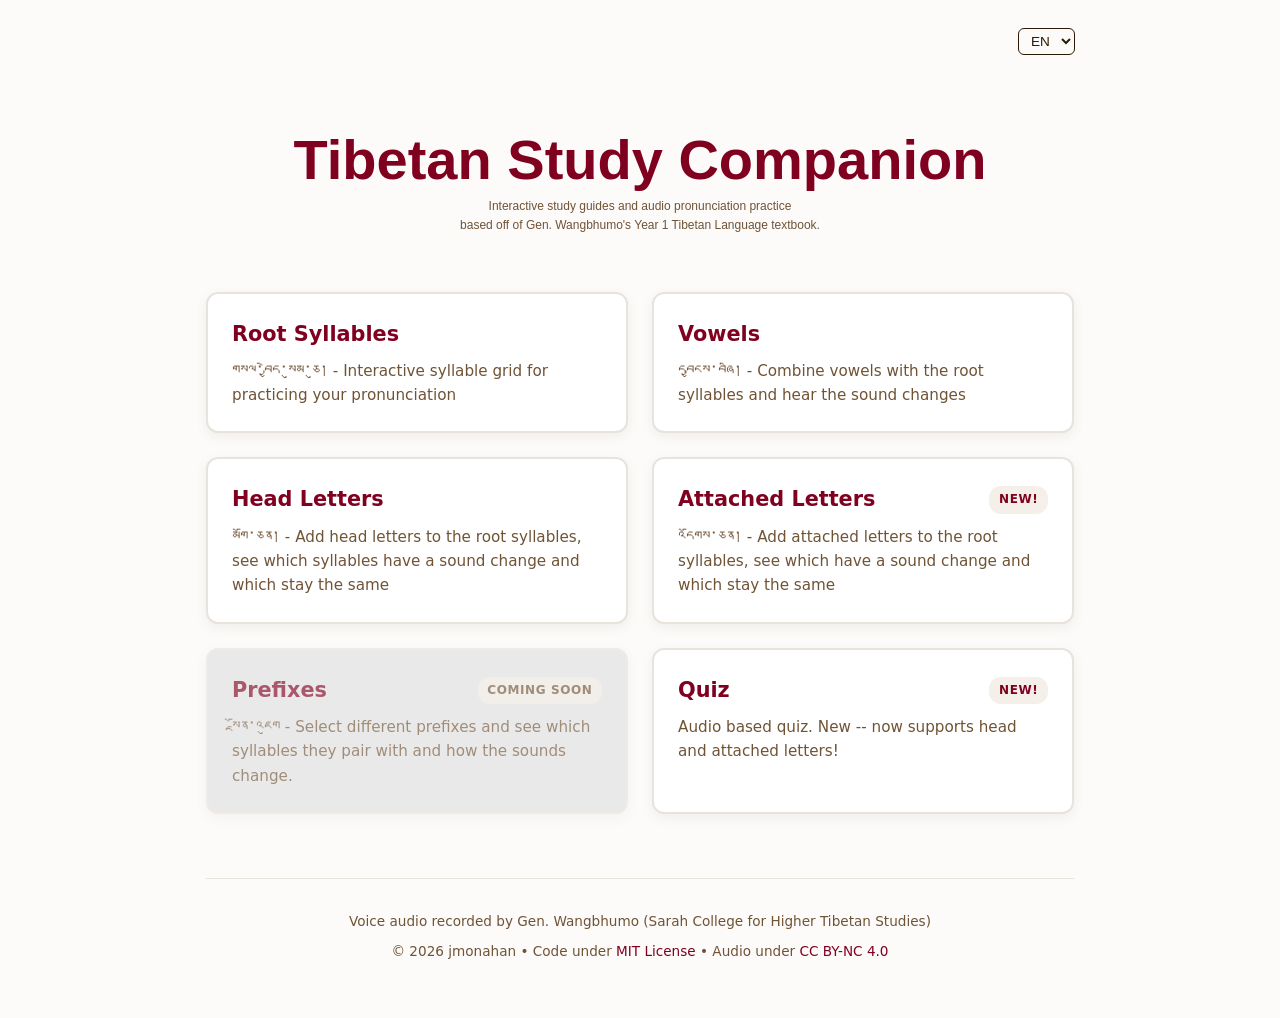
<file: index.html>
<!DOCTYPE html>
<html lang="en">
<head>
  <meta charset="UTF-8">
  <meta name="viewport" content="width=device-width, initial-scale=1.0">
  <title>Tibetan Language Study Companion</title>
  <link rel="stylesheet" href="css/all.css">
  <script type="module" src="js/shared-layout.js"></script>
</head>
<body>

  <site-nav homepage></site-nav>

  <div class="container">
    <header>
      <h1 id="homeTitle">Tibetan Study Companion</h1>
      <p class="subtitle" id="homeSubtitleText">Interactive study guides and audio pronunciation practice<br>based off of Gen. Wangbhumo's Year 1 Tibetan Language textbook.</p>
    </header>

    <main class="module-grid">

      <a href="syllables.html" class="module-card">
        <div>
          <div class="module-title">
            <span id="card1Title">Root Syllables</span>
            <!-- <span class="badge badge-available" id="badge1"></span> -->
          </div>
          <p class="module-description">
            གསལ་བྱེད་སུམ་ཅུ། - <span id="card1Desc"></span>
          </p>
        </div>
      </a>

      <a href="vowels.html" class="module-card">
        <div>
          <div class="module-title">
            <span id="card2Title">Vowels</span>
          </div>
          <p class="module-description">
            དབྱངས་བཞི། - <span id="card2Desc"></span>
          </p>
        </div>
      </a>
	  
      <a href="headletters.html" class="module-card">
        <div>
          <div class="module-title">
            <span id="card3Title">Head Letters</span>
            <!-- <span class="badge badge-available" id="badge3">New!</span> -->
          </div>
          <p class="module-description">
            མགོ་ཅན། - <span id="headLettersDesc"></span>
          </p>
        </div>
      </a>
	  
      <!-- Attached Letters Module Placeholder -->
      <a href="attachedletters.html" class="module-card">
        <div>
          <div class="module-title">
            <span id="attachedCardTitle"></span>
            <span class="badge badge-available" id="attachedBadge">New!</span>
          </div>
          <p class="module-description">
            འདོགས་ཅན། - <span id="attachedLettersDesc"></span>
          </p>
        </div>
      </a>
	  
      <!-- Prefixes Module Placeholder -->
      <a href="#" class="module-card disabled-card">
        <div>
          <div class="module-title">
            <span id="prefixesCardTitle"></span>
            <span class="badge badge-coming-soon" id="prefixesBadge">Coming Soon</span>
          </div>
          <p class="module-description">
             སྔོན་འཇུག - <span id="prefixesDesc"></span>
          </p>
        </div>
      </a>
	  


      <!-- Quiz Module -->
      <a href="quiz.html" class="module-card">
        <div>
          <div class="module-title">
            <span id="card4Title">Quiz</span>
            <span class="badge badge-available" id="badge4">New!</span>
          </div>
          <p class="module-description">
            <span id="card4Desc">Audio based quiz. New -- now supports head and attached letters!</span>
          </p>
        </div>
      </a>
    </main>

    <site-footer></site-footer>
  </div>

  <script type="module">
    import { t } from './js/i18n.js';

    // Apply translations to index page text elements
    document.getElementById('homeTitle').textContent = t('siteTitle');
    document.getElementById('homeSubtitleText').innerHTML = t('homeSubtitle');
    
    document.getElementById('card1Title').textContent = t('rootSyllables');
    document.getElementById('card1Desc').textContent = t('rootSyllablesDesc');

    document.getElementById('card2Title').textContent = t('vowelsTitle');
    // document.getElementById('badge2').textContent = t('badgeNew');
    document.getElementById('card2Desc').textContent = t('vowelsDesc');

    document.getElementById('card3Title').textContent = t('headLettersTitle');
    // document.getElementById('badge3').textContent = t('badgeNew');
    document.getElementById('headLettersDesc').textContent = t('headLettersDesc');

    document.getElementById('attachedCardTitle').textContent = t('attachedLettersTitle');
    document.getElementById('attachedBadge').textContent = t('badgeNew');
    document.getElementById('attachedLettersDesc').textContent = t('attachedLettersDesc');	
	
    document.getElementById('prefixesCardTitle').textContent = t('prefixesTitle');
    document.getElementById('prefixesBadge').textContent = t('badgeComingSoon');
    document.getElementById('prefixesDesc').textContent = t('prefixesDesc');	
	
	
	
	

    document.getElementById('card4Title').textContent = t('quizTitle');
    document.getElementById('badge4').textContent = t('badgeNew');
    document.getElementById('card4Desc').textContent = t('quizDesc');
  </script>

</body>
</html>
</file>
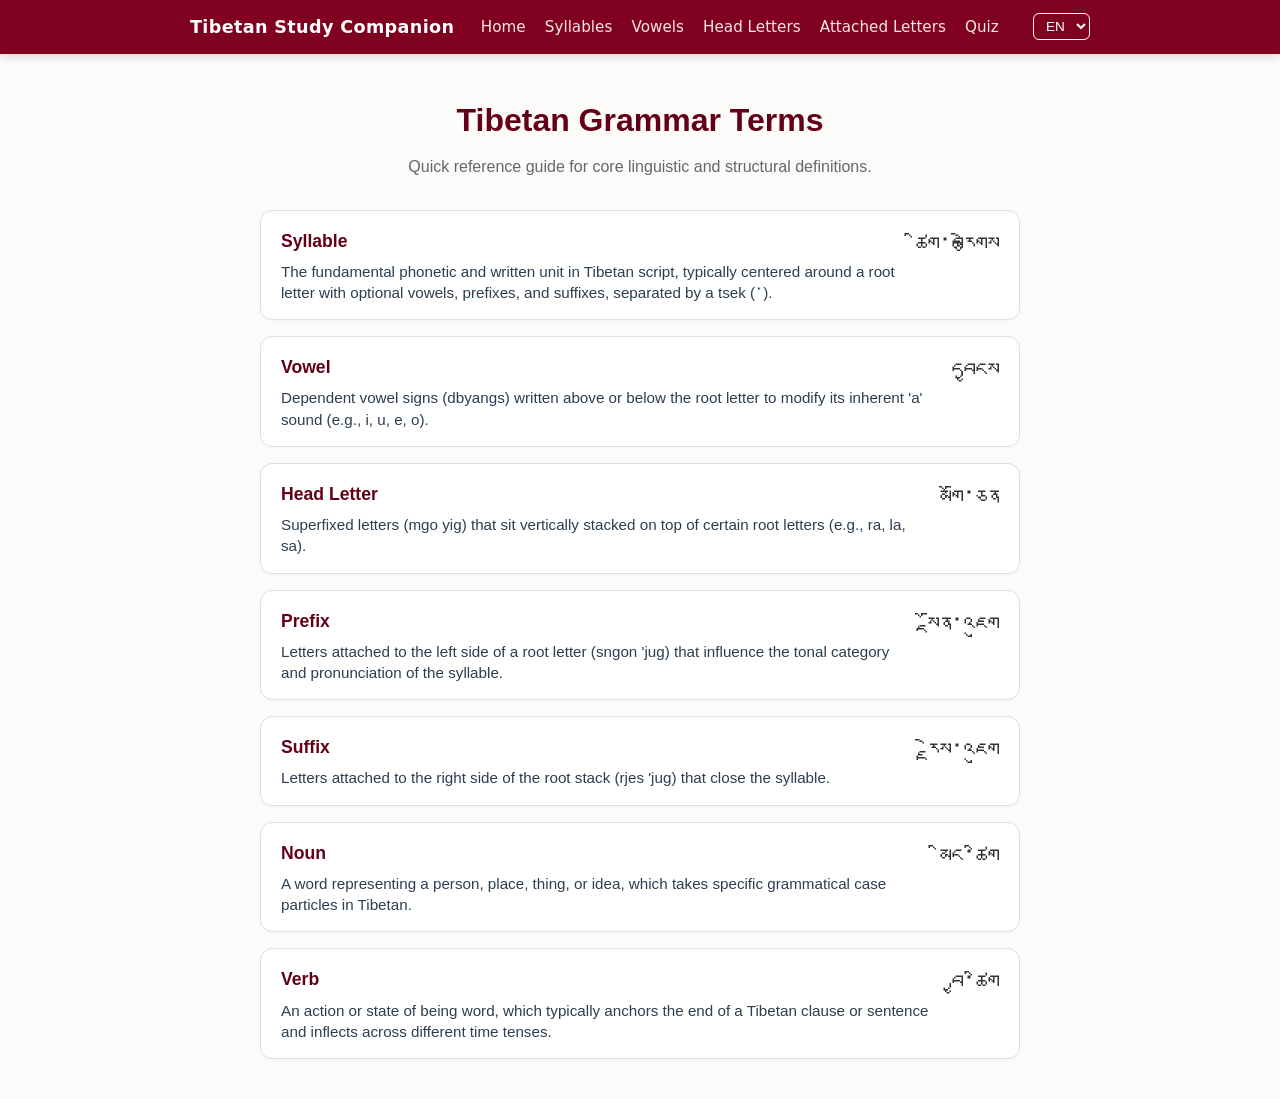
<file: grammar.html>
<!DOCTYPE html>
<html lang="en">
<head>
    <meta charset="UTF-8">
    <meta name="viewport" content="width=device-width, initial-scale=1.0">
    <title>Tibetan Grammar Terms</title>
    <!-- Single master stylesheet link using your new architecture -->
	<link rel="stylesheet" href="css/all.css">
    <script type="module" src="js/shared-layout.js"></script>
	<script type="module" src="js/syllables_data.js"></script>
    <style>
        .glossary-container {
            max-width: 800px;
            margin: 40px auto;
            padding: 0 20px;
        }
        .glossary-header {
            text-align: center;
            margin-bottom: 30px;
        }
        .glossary-header h1 {
            color: #630018;
            font-size: 2rem;
            margin-bottom: 8px;
        }
        .glossary-header p {
            color: var(--text-muted, #666666);
        }
        .term-card {
            background-color: #ffffff;
            border: 1px solid #e2ded9;
            border-radius: 12px;
            padding: 16px 20px;
            margin-bottom: 16px;
            box-shadow: 0 2px 4px rgba(0,0,0,0.02);
            display: flex;
            justify-content: space-between;
            align-items: flex-start;
            gap: 20px;
        }
        .term-info {
            flex: 1;
        }
        .term-title {
            font-size: 1.1rem;
            font-weight: 700;
            color: #630018;
            margin-bottom: 6px;
        }
        .term-definition {
            font-size: 0.95rem;
            color: var(--text-dark, #333333);
            line-height: 1.4;
        }
        .term-tibetan {
            font-size: 1.5rem;
            color: #333333;
            text-align: right;
            white-space: nowrap;
        }
    </style>
</head>
<body>
    <!-- Shared Universal Navigation -->
    <site-nav></site-nav>

    <div class="glossary-container">
        <div class="glossary-header">
            <h1>Tibetan Grammar Terms</h1>
            <p>Quick reference guide for core linguistic and structural definitions.</p>
        </div>

        <div class="term-card">
            <div class="term-info">
                <div class="term-title">Syllable</div>
                <div class="term-definition">The fundamental phonetic and written unit in Tibetan script, typically centered around a root letter with optional vowels, prefixes, and suffixes, separated by a tsek (་).</div>
            </div>
            <div class="term-tibetan">ཚིག་བརྩེགས</div>
        </div>

        <div class="term-card">
            <div class="term-info">
                <div class="term-title">Vowel</div>
                <div class="term-definition">Dependent vowel signs (dbyangs) written above or below the root letter to modify its inherent 'a' sound (e.g., i, u, e, o).</div>
            </div>
            <div class="term-tibetan">དབྱངས</div>
        </div>

        <div class="term-card">
            <div class="term-info">
                <div class="term-title">Head Letter</div>
                <div class="term-definition">Superfixed letters (mgo yig) that sit vertically stacked on top of certain root letters (e.g., ra, la, sa).</div>
            </div>
            <div class="term-tibetan">མགོ་ཅན</div>
        </div>

        <div class="term-card">
            <div class="term-info">
                <div class="term-title">Prefix</div>
                <div class="term-definition">Letters attached to the left side of a root letter (sngon 'jug) that influence the tonal category and pronunciation of the syllable.</div>
            </div>
            <div class="term-tibetan">སྔོན་འཇུག</div>
        </div>

        <div class="term-card">
            <div class="term-info">
                <div class="term-title">Suffix</div>
                <div class="term-definition">Letters attached to the right side of the root stack (rjes 'jug) that close the syllable.</div>
            </div>
            <div class="term-tibetan">རྗེས་འཇུག</div>
        </div>

        <div class="term-card">
            <div class="term-info">
                <div class="term-title">Noun</div>
                <div class="term-definition">A word representing a person, place, thing, or idea, which takes specific grammatical case particles in Tibetan.</div>
            </div>
            <div class="term-tibetan">མིང་ཚིག</div>
        </div>

        <div class="term-card">
            <div class="term-info">
                <div class="term-title">Verb</div>
                <div class="term-definition">An action or state of being word, which typically anchors the end of a Tibetan clause or sentence and inflects across different time tenses.</div>
            </div>
            <div class="term-tibetan">བྱ་ཚིག</div>
        </div>
    </div>

</body>
</html>
</file>
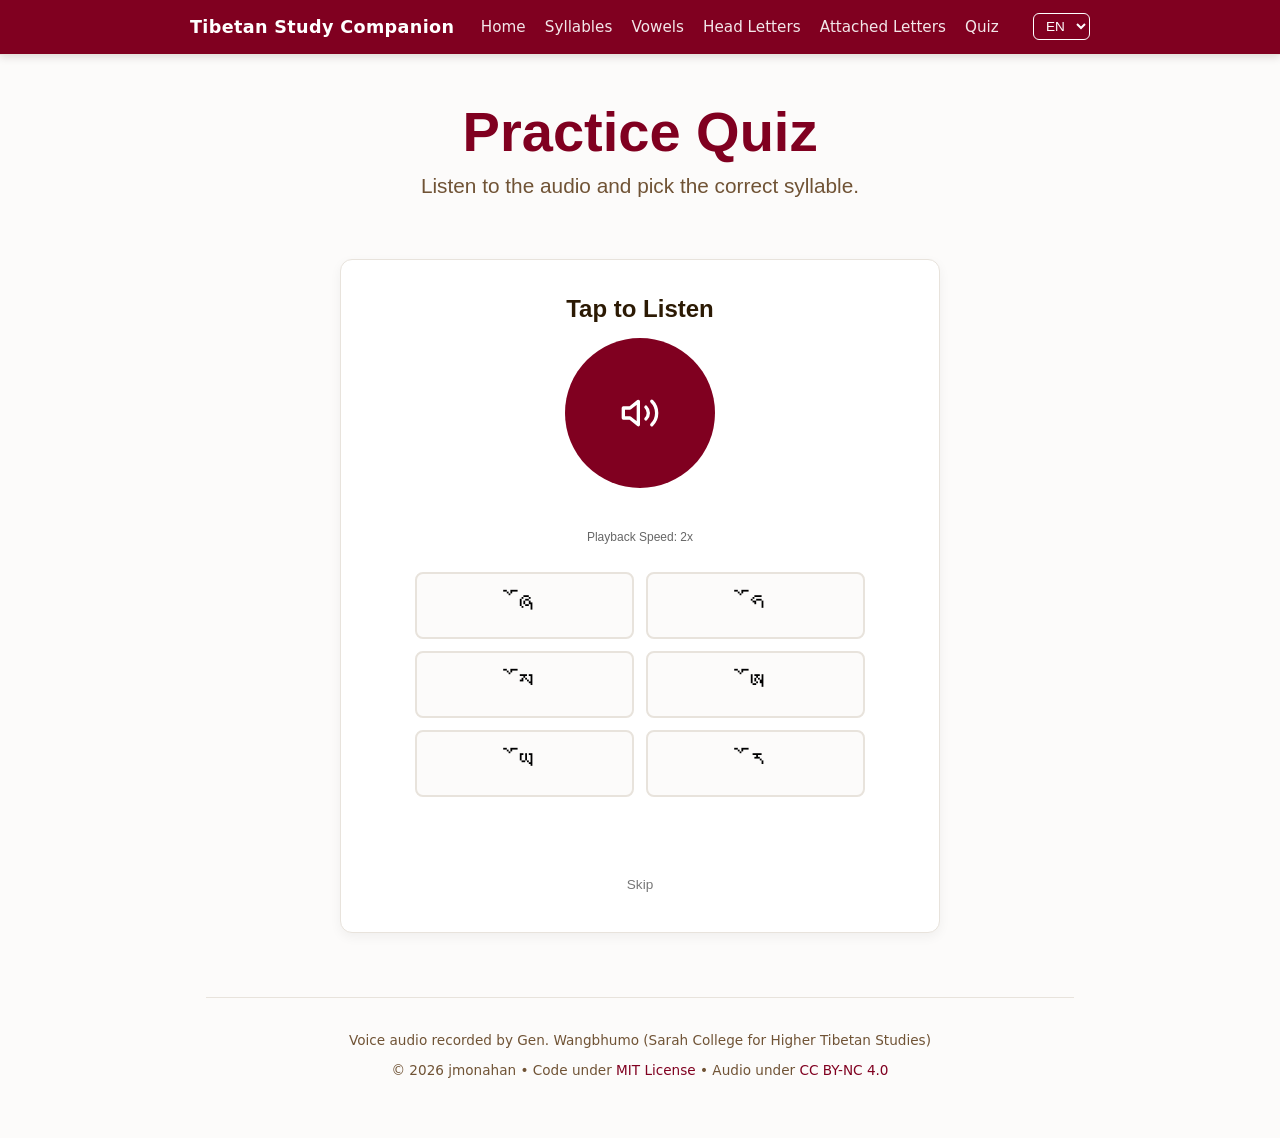
<file: quiz.html>
<!DOCTYPE html>
<html lang="en">
<head>
  <meta charset="UTF-8">
  <meta name="viewport" content="width=device-width, initial-scale=1.0">
  <title id="pageTitle">Tibetan Study Companion - Quiz</title>
  <link rel="stylesheet" href="css/all.css">
  <script type="module" src="js/shared-layout.js"></script>

  <style>
    .subtitle.quiz-instructions{
      font-size: 1.3rem;
    }
    .quiz-card {
      background: var(--card-bg, #ffffff);
      border: 1px solid var(--border-color, #e0e0e0);
      border-radius: 12px;
      padding: 30px;
      max-width: 600px;
      margin: 40px auto;
      box-shadow: 0 4px 12px rgba(0,0,0,0.05);
      text-align: center;
    }

    .audio-quiz-btn {
      background: var(--accent-maroon, #800000);
      color: white;
      border: none;
      border-radius: 50%;
      width: 150px;
      height: 150px;
      display: inline-flex;
      align-items: center;
      justify-content: center;
      cursor: pointer;
      margin: 10px 0 20px 0;
      transition: transform 0.2s, background-color 0.2s;
    }

    .audio-quiz-btn:hover {
      transform: scale(1.05);
    }

    .audio-quiz-btn svg {
      width: 40px;
      height: 40px;
      stroke: white;
    }

    /* 2 rows by 3 columns grid layout (Taller than longer) */
    .options-grid {
      display: grid;
      grid-template-columns: repeat(2, 1fr);
      grid-template-rows: repeat(3, auto);
      gap: 12px;
      margin-top: 25px;
      max-width: 450px;
      margin-left: auto;
      margin-right: auto;
    }

    .quiz-option {
      background: var(--bg-color, #f9f9f9);
      border: 2px solid var(--border-color, #ddd);
      border-radius: 8px;
      padding: 15px;
      font-size: 1.8rem;
      cursor: pointer;
      transition: all 0.2s;
    }

    .quiz-option:hover:not(:disabled) {
      border-color: var(--accent-maroon, #800000);
      background: rgba(128, 0, 0, 0.03);
    }

    .quiz-option.correct {
      background-color: #d4edda !important;
      border-color: #28a745 !important;
      color: #155724;
    }

    .quiz-option.incorrect {
      background-color: #f8d7da !important;
      border-color: #dc3545 !important;
      color: #721c24;
      opacity: 0.6;
      cursor: not-allowed;
    }

    .quiz-feedback {
      margin-top: 20px;
      font-weight: bold;
      min-height: 30px;
    }

    .next-btn {
      margin-top: 20px;
      background: var(--accent-maroon, #800000);
      color: white;
      border: none;
      padding: 10px 25px;
      font-size: 1rem;
      border-radius: 6px;
      cursor: pointer;
      display: none;
    }

    .next-btn:hover {
      opacity: 0.9;
    }

    /* Sparkle Container & Animation */
    .sparkle-container {
      position: relative;
      display: inline-block;
      margin: 10px 0 15px 0;
    }

    .success-syllable-badge {
      font-size: 3.5rem;
      background: rgba(128, 0, 0, 0.05);
      border: 2px solid var(--accent-maroon, #800000);
      border-radius: 16px;
      padding: 10px 25px;
      display: inline-block;
      color: var(--accent-maroon, #800000);
      position: relative;
      z-index: 2;
    }

    .sparkle {
      position: absolute;
      font-size: 1.5rem;
      animation: sparkleBurst 1.2s ease-in-out infinite alternate;
      pointer-events: none;
    }

    .sparkle:nth-child(1) { top: -10px; left: -15px; animation-delay: 0s; }
    .sparkle:nth-child(2) { top: -15px; right: -15px; animation-delay: 0.3s; }
    .sparkle:nth-child(3) { bottom: -10px; left: -10px; animation-delay: 0.6s; }
    .sparkle:nth-child(4) { bottom: -15px; right: -10px; animation-delay: 0.9s; }

    @keyframes sparkleBurst {
      0% {
        transform: scale(0.6) rotate(0deg);
        opacity: 0.4;
      }
      100% {
        transform: scale(1.2) rotate(20deg);
        opacity: 1;
      }
    }

    /* Dead-center positioning and backdrop blur for native dialog */
    #successModal {
      border: none;
      border-radius: 16px;
      padding: 35px 30px;
      text-align: center;
      max-width: 400px;
      width: 90%;
      box-shadow: 0 15px 35px rgba(0,0,0,0.25);
      background: var(--card-bg, #ffffff);
      color: var(--text-color, #333);
      
      margin: auto;
      position: fixed;
      inset: 0;
    }
	.joke-modal h3{
		font-size: 3rem;
	}
	.joke-modal .success-syllable-badge{
		border: 0;
	}

    #successModal::backdrop {
      background: rgba(0, 0, 0, 0.5);
      backdrop-filter: blur(3px);
    }
  </style>
</head>
<body>

  <!-- Shared Universal Navigation -->
  <site-nav></site-nav>

  <div class="container">
    <header>
      <h1 id="quizHeaderTitle">Practice Quiz</h1>
      <p class="subtitle quiz-instructions" id="quizHeaderSubtitle">Listen to the audio and pick the written syllable</p>
    </header>

    <main>
      <div class="quiz-card">
        <h2 id="quizCardHeading">Tap to Listen</h2>
        
        <!-- Big Play Audio Button -->
        <button type="button" class="audio-quiz-btn" id="playPromptBtn" aria-label="Play audio prompt">
          <svg viewBox="0 0 24 24" fill="none" stroke="currentColor" stroke-width="2" stroke-linecap="round" stroke-linejoin="round">
            <polygon points="11 5 6 9 2 9 2 15 6 15 11 19 11 5"></polygon>
            <path d="M15.54 8.46a5 5 0 0 1 0 7.07"></path>
            <path d="M19.07 4.93a10 10 0 0 1 0 14.14"></path>
          </svg>
        </button>
        <div id="playback-speed-indicator" style="font-size: 0.75rem; color: #666; margin-top: 20px;" data-speed-label="Playback Speed: "></div>

        <!-- Multiple Choice Grid -->
        <div class="options-grid" id="optionsGrid"></div>
        
        <!-- Success Celebration Modal -->
        <dialog id="successModal">
          <div class="sparkle-container">
            <span class="sparkle">✨</span>
            <span class="sparkle">⭐</span>
            <span class="sparkle">✨</span>
            <span class="sparkle">🌟</span>
            <div class="success-syllable-badge" id="modalSyllableDisplay"></div>
          </div>
          <h3 id="successModalHeading" style="color: #28a745; margin-bottom: 8px;">Spot On!</h3>
          <p id="successModalText" style="color: #555; margin-bottom: 20px; line-height: 1.4;">You nailed that sound!</p>
          <button type="button" id="modalNextBtn" style="background: var(--accent-maroon, #800000); color: white; border: none; padding: 12px 25px; font-size: 1.1rem; border-radius: 8px; cursor: pointer; font-weight: bold;">
            Next Round! ✨
          </button>
        </dialog>

        <!-- Feedback & Action Buttons -->
        <div class="quiz-feedback" id="quizFeedback"></div>
        <div style="display: flex; gap: 10px; justify-content: center; margin-top: 20px;">
          <button type="button" class="skip-btn" id="skipQuestionBtn" style="color: #777; border: none; padding: 10px 20px; font-size: .85rem; border-radius: 6px; cursor: pointer; background: none;">Skip</button>
          <button type="button" class="next-btn" id="nextQuestionBtn" style="margin-top: 0; display: none;">Next Question</button>
        </div>
      </div>
    </main>

    <!-- Shared Universal Footer -->
    <site-footer></site-footer>
  </div>

<script type="module">
     import { t } from './js/i18n.js';
     import { tibetanAlphabet } from './js/syllables_data.js';
     import { getNextQuizRound } from './js/quiz_engine.js';

     // Apply translations to layout texts
     document.getElementById('pageTitle').textContent = t('quizPageTitle') || "Tibetan Study Companion - Quiz";
     document.getElementById('quizHeaderTitle').textContent = t('quizHeaderTitle') || "Practice Quiz";
     document.getElementById('quizHeaderSubtitle').textContent = t('quizHeaderSubtitle') || "Listen to the audio and choose the correct syllable or combination.";
     document.getElementById('quizCardHeading').textContent = t('quizCardHeading') || "Listen & Select";
     document.getElementById('skipQuestionBtn').textContent = t('quizSkipBtn') || "Skip";
     document.getElementById('nextQuestionBtn').textContent = t('quizNextBtn') || "Next Question";
     document.getElementById('modalNextBtn').textContent = t('quizModalNextBtn') || "Next Round! ✨";

     let currentQuestion = null;
     let currentAudioObj = null;
     let playCount = 0;
     let guessCount = 0; 
     let audioTimeout = markerTimer => clearTimeout(markerTimer); 

     const playPromptBtn = document.getElementById('playPromptBtn');
     const optionsGrid = document.getElementById('optionsGrid');
     const quizFeedback = document.getElementById('quizFeedback');
     const nextQuestionBtn = document.getElementById('nextQuestionBtn');
     const skipQuestionBtn = document.getElementById('skipQuestionBtn');

     const successModal = document.getElementById('successModal');
     const modalNextBtn = document.getElementById('modalNextBtn');

     function playAudioWithLoopLimit(maxLoops = 3) {
       if (!currentAudioObj) return;
       
       if (audioTimeout) {
         clearTimeout(audioTimeout);
         audioTimeout = null;
       }

       playCount = 0;
       currentAudioObj.pause();
       currentAudioObj.currentTime = 0;
       currentAudioObj.onended = null;
       
       currentAudioObj.onended = () => {
         playCount++;
         if (playCount < maxLoops) {
           audioTimeout = setTimeout(() => {
             if (currentAudioObj) {
               currentAudioObj.currentTime = 0;
               currentAudioObj.play().catch(err => console.log("Loop playback error:", err));
             }
           }, 1150);
         }
       };

       currentAudioObj.play().catch(err => console.log("Autoplay prevented:", err));
     }

     function loadNewQuestion() {
       if (successModal.open) {
         successModal.close();
       }

       if (audioTimeout) {
         clearTimeout(audioTimeout);
         audioTimeout = null;
       }

       guessCount = 0;
       quizFeedback.textContent = '';
       nextQuestionBtn.style.display = 'none';
       optionsGrid.innerHTML = '';

       // Fetch selected category round and matrix-computed options from the engine module
       const roundData = getNextQuizRound();
       currentQuestion = roundData.question;
       const options = roundData.options;

       // Dynamically adjust grid layout template based on category grid size configuration (2x3 grid)
       if (roundData.category.gridSize === 6) {
         optionsGrid.style.gridTemplateColumns = 'repeat(2, 1fr)';
         optionsGrid.style.gridTemplateRows = 'repeat(3, auto)';
       } else {
         optionsGrid.style.gridTemplateColumns = 'repeat(2, 1fr)';
         optionsGrid.style.gridTemplateRows = 'repeat(2, auto)';
       }

       // Setup Audio object & Random Playback Speed
       if (currentAudioObj) {
         currentAudioObj.pause();
       }
       currentAudioObj = new Audio(currentQuestion.audioPath);
       currentAudioObj.preload = 'auto';

       const speedOptions = [1.0, 1.5, 1.9];
       const randomSpeed = speedOptions[Math.floor(Math.random() * speedOptions.length)];
       currentAudioObj.playbackRate = randomSpeed;

       var randomSpeedText = randomSpeed;
       if (randomSpeed == 1.9){
         randomSpeedText = 2.0;
       }

       const speedIndicator = document.getElementById('playback-speed-indicator');
       if (speedIndicator) {
         const speedLabelText = speedIndicator.getAttribute('data-speed-label') || "Playback Speed: ";
         speedIndicator.textContent = `${speedLabelText}${randomSpeedText}x`;
       }

       playAudioWithLoopLimit(3);

       // Render choice buttons
       options.forEach(opt => {
         const btn = document.createElement('button');
         btn.type = 'button';
         btn.className = 'quiz-option';
         btn.textContent = opt.tib;
         btn.addEventListener('click', () => handleAnswerSelection(opt, btn, currentQuestion));
         optionsGrid.appendChild(btn);
       });
     }

	 function handleAnswerSelection(selectedOpt, clickedBtn, correctOpt) {
	        // Check if correct choice OR if it's a joke round (where any option selection succeeds)
	        const isCorrect = (selectedOpt.id === correctOpt.id) || correctOpt.isJoke;

	        if (isCorrect) {
	          if (audioTimeout) {
	            clearTimeout(audioTimeout);
	            audioTimeout = null;
	          }
	          if (currentAudioObj) {
	            currentAudioObj.pause();
	            currentAudioObj.onended = null;
	          }

	          // Highlight the clicked button as correct
	          clickedBtn.classList.add('correct');
         
	          // If it's a joke round, automatically highlight all other choices as correct for visual fun!
	          if (correctOpt.isJoke) {
	            document.querySelectorAll('.quiz-option').forEach(b => b.classList.add('correct'));
	          }

	          quizFeedback.textContent = t('quizCorrectMsg') || "Correct! Great job.";
	          quizFeedback.style.color = "#28a745";

	          const modalHeading = document.getElementById('successModalHeading');
	          const modalText = document.getElementById('successModalText');
	          const sparkleContainer = document.querySelector('.sparkle-container');

	          // Handle Joke Message vs Regular Correct Message
	          if (correctOpt.isJoke) {
	            successModal.classList.add('joke-modal');
	            modalHeading.textContent = "རྩེད་མོ་རྩེ";
	            modalHeading.style.color = "#28a745";
	            modalText.textContent = correctOpt.jokeMessage;
		   
	 		   // Grab all the option buttons currently rendered on the page
	 		   const optionButtons = document.querySelectorAll('.options-grid .quiz-option');

	 		   // Extract their Tibetan text and join them with spaces
	 		   const allSyllables = Array.from(optionButtons).map(btn => btn.textContent).join('  ');

	 		   // Inject them right into your modal's sparkle container / badge area
	 		   sparkleContainer.innerHTML = `
	 		     <span class="sparkle">😆</span>
	 		     <span class="sparkle">🤪</span>
	 		     <span class="sparkle">🥳</span>
	 		     <span class="sparkle">🤣</span>
	 		     <div class="success-syllable-badge" style="font-size: 2.2rem; word-spacing: 8px;">${allSyllables}</div>
	 		   `;
	          } else {
	            successModal.classList.remove('joke-modal');

	            // Restore standard sparkles and the vital #modalSyllableDisplay element for normal questions
	            sparkleContainer.innerHTML = `
	              <span class="sparkle">✨</span>
	              <span class="sparkle">⭐</span>
	              <span class="sparkle">✨</span>
	              <span class="sparkle">🌟</span>
	              <div class="success-syllable-badge" id="modalSyllableDisplay"></div>
	            `;

	            document.getElementById('modalSyllableDisplay').textContent = correctOpt.tib;

	            if (guessCount <= 1) {
	              modalHeading.textContent = t('quizModalSpotOnHeading') || "Spot On!";
	              modalHeading.style.color = "#28a745";
	              modalText.textContent = t('quizModalSpotOnText') || "You nailed that sound!";
	            } else {
	              modalHeading.textContent = t('quizModalGotItHeading') || "You got it!";
	              modalHeading.style.color = "#d97706";

	              let toneTip = t('quizToneTipDefault') || "the tone (high or low) if there is aspiration.";
	              const targetBaseId = correctOpt.baseId || correctOpt.id;
	              const baseItem = tibetanAlphabet.find(i => i.id === targetBaseId);

	              if (baseItem && baseItem.toneKey) {
	                switch (baseItem.toneKey) {
	                  case 'highTone':
	                    toneTip = t('quizToneTipHigh') || "a high, crisp tone.";
	                    break;
	                  case 'aspirated':
	                    toneTip = t('quizToneTipAspirated') || "a high tone with a strong puff of air.";
	                    break;
	                  case 'lowTone':
	                    toneTip = t('quizToneTipLow') || "a lower, deeper tone.";
	                    break;
	                  case 'nasal':
	                    toneTip = t('quizToneTipNasal') || "a lower tone with a nasal sound.";
	                    break;
	                }
	              }

	              modalText.textContent = `${t('quizModalRememberListen') || "Remember to listen for"} ${toneTip}`;
	            }
	          }

	          document.querySelectorAll('.quiz-option').forEach(b => b.disabled = true);
	          successModal.showModal();
	        } else {
	          guessCount++;
	          clickedBtn.classList.add('incorrect');
	          clickedBtn.disabled = true;
	          quizFeedback.textContent = t('quizIncorrectMsg') || "Not quite, try again!";
	          quizFeedback.style.color = "#dc3545";
	        }
	      }

     playPromptBtn.addEventListener('click', () => {
       playAudioWithLoopLimit(3);
     });

     modalNextBtn.addEventListener('click', loadNewQuestion);
     skipQuestionBtn.addEventListener('click', loadNewQuestion);

     // Initialize first quiz question
     loadNewQuestion();
   </script>

</body>
</html>
</file>
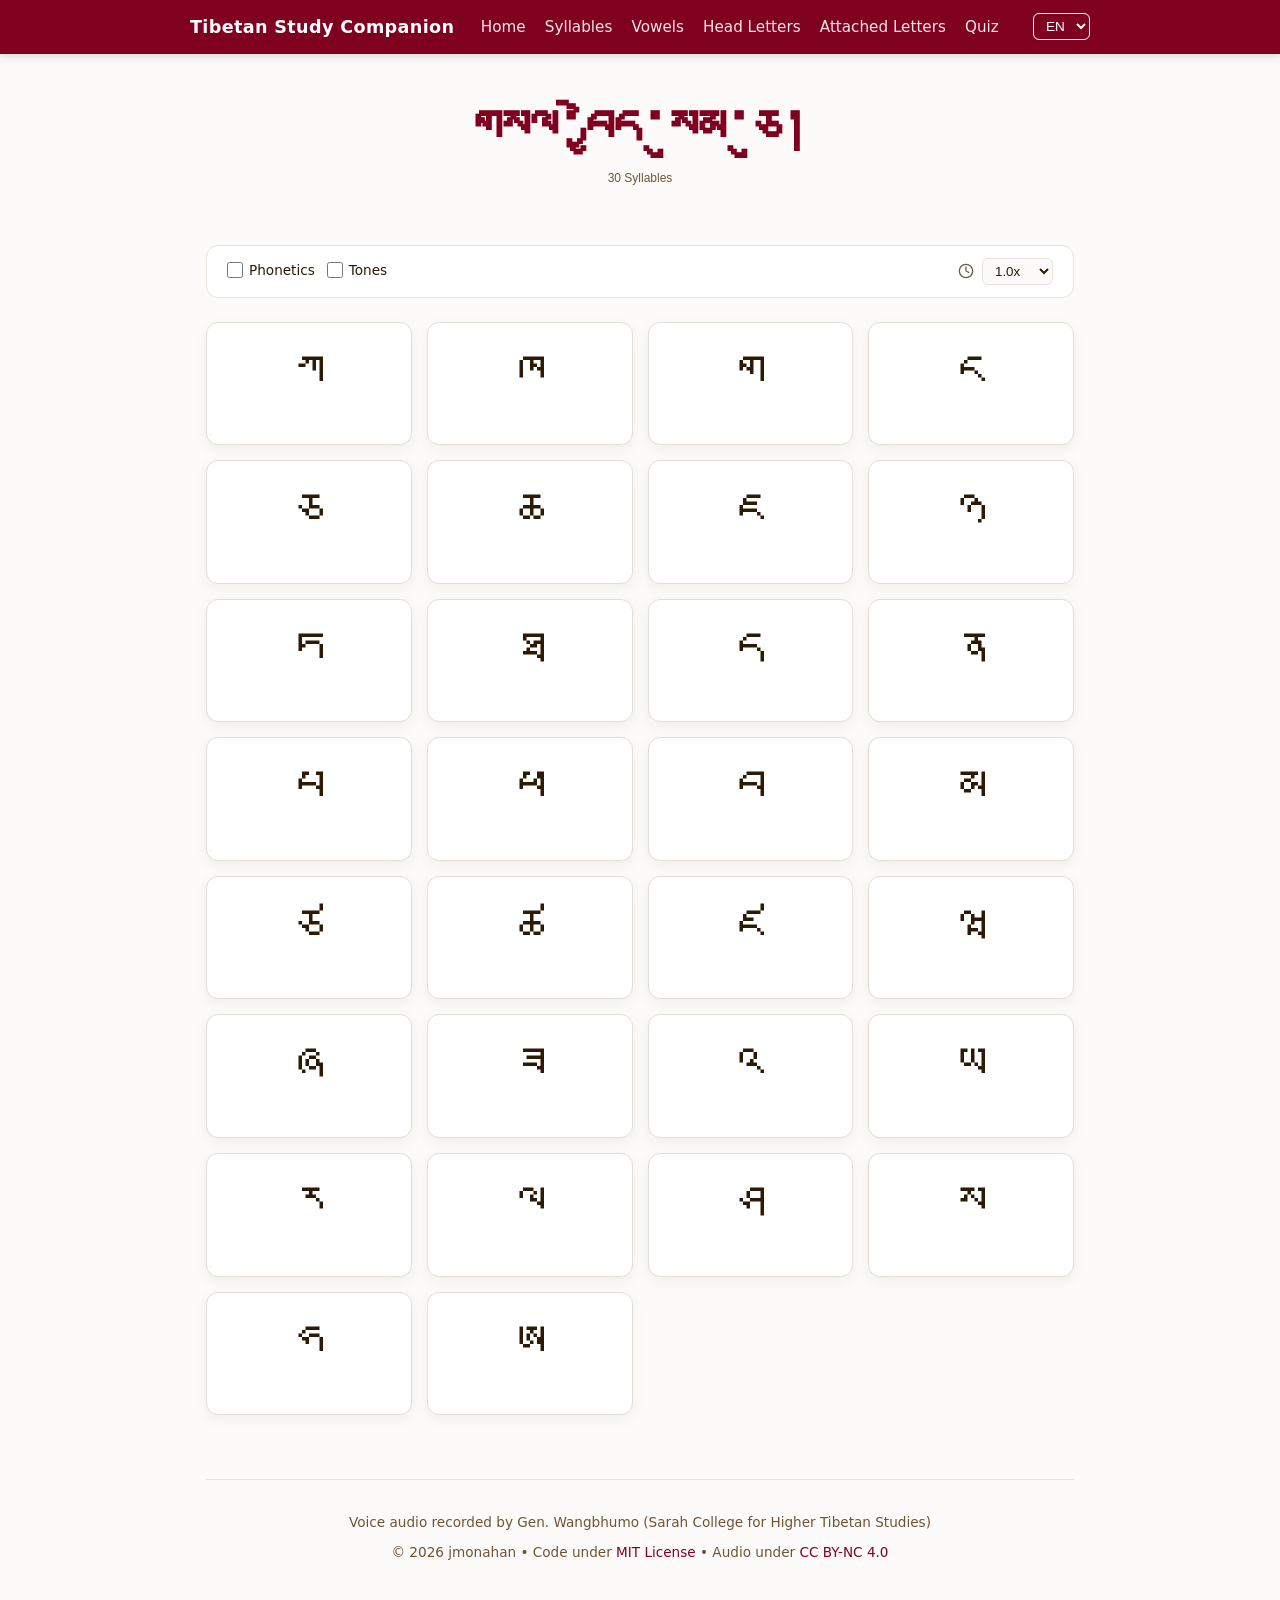
<file: syllables.html>
<!DOCTYPE html>
<html lang="bo">
<head>
  <meta charset="UTF-8">
  <meta name="viewport" content="width=device-width, initial-scale=1.0">
  <title>Tibetan Syllable Audio Grid</title>
  <link rel="stylesheet" href="css/all.css">
  <script type="module" src="js/shared-layout.js"></script>
</head>
<body>

  <!-- Shared Universal Navigation -->
  <site-nav></site-nav>

  <div class="container">
    <header>
      <h1>གསལ་བྱེད་སུམ་ཅུ།</h1>
	  <p class="subtitle" id="subtitleText"></p>
    </header>

    <!-- Unified Shared Controls Bar (Row 1 is built-in globally, Row 2 is empty here) -->
    <site-controls></site-controls>

    <!-- Main Grid Target Elements -->
    <main class="grid-container" id="alphabetGrid"></main>

    <!-- Shared Universal Footer -->
    <site-footer></site-footer>
  </div>

  <script type="module">
      import { createSyllableCard } from './js/shared-layout.js';
      import { t } from './js/i18n.js';
      import { tibetanAlphabet } from './js/syllables_data.js';

      // Function to apply localized text to static elements on the page
      function updatePageText() {
        const subtitleEl = document.getElementById('subtitleText');
        if (subtitleEl) subtitleEl.textContent = t('syllablesSubtitle');
      }

      // Run text updates on initial load
      updatePageText();
    
      let currentAudio = null;
      let currentCard = null;
      let playbackRate = window.globalPlaybackRate || 1.0;

      // Listen for global playback rate changes from the site-controls bar
      window.addEventListener('playbackRateChanged', (e) => {
        playbackRate = e.detail.speed;
        if (currentAudio) {
          currentAudio.playbackRate = playbackRate;
        }
      });

      // Render cards using the shared component template
      tibetanAlphabet.forEach(item => {
        const card = createSyllableCard({
          id: item.id,
          script: item.tib,
          romanization: item.eng,
          tone: t(item.toneKey) // Pulls localized string from i18n.js
        });

        const audioObj = new Audio(`audio/syllables/${item.id}.mp3`);
        audioObj.preload = 'auto';

        card.addEventListener('click', () => {
          if (currentAudio) {
            currentAudio.pause();
            currentAudio.currentTime = 0;
            if (currentCard) currentCard.classList.remove('playing');
          }

          audioObj.playbackRate = playbackRate;
          card.classList.add('playing');
          audioObj.play().catch(error => {
            console.error("Audio playback interrupted or blocked:", error);
          });

          currentAudio = audioObj;
          currentCard = card;

          audioObj.onended = () => {
            card.classList.remove('playing');
          };
        });

        const grid = document.getElementById('alphabetGrid');
        if (grid) {
          grid.appendChild(card);
        }
      });
    </script>
</body>
</html>
</file>
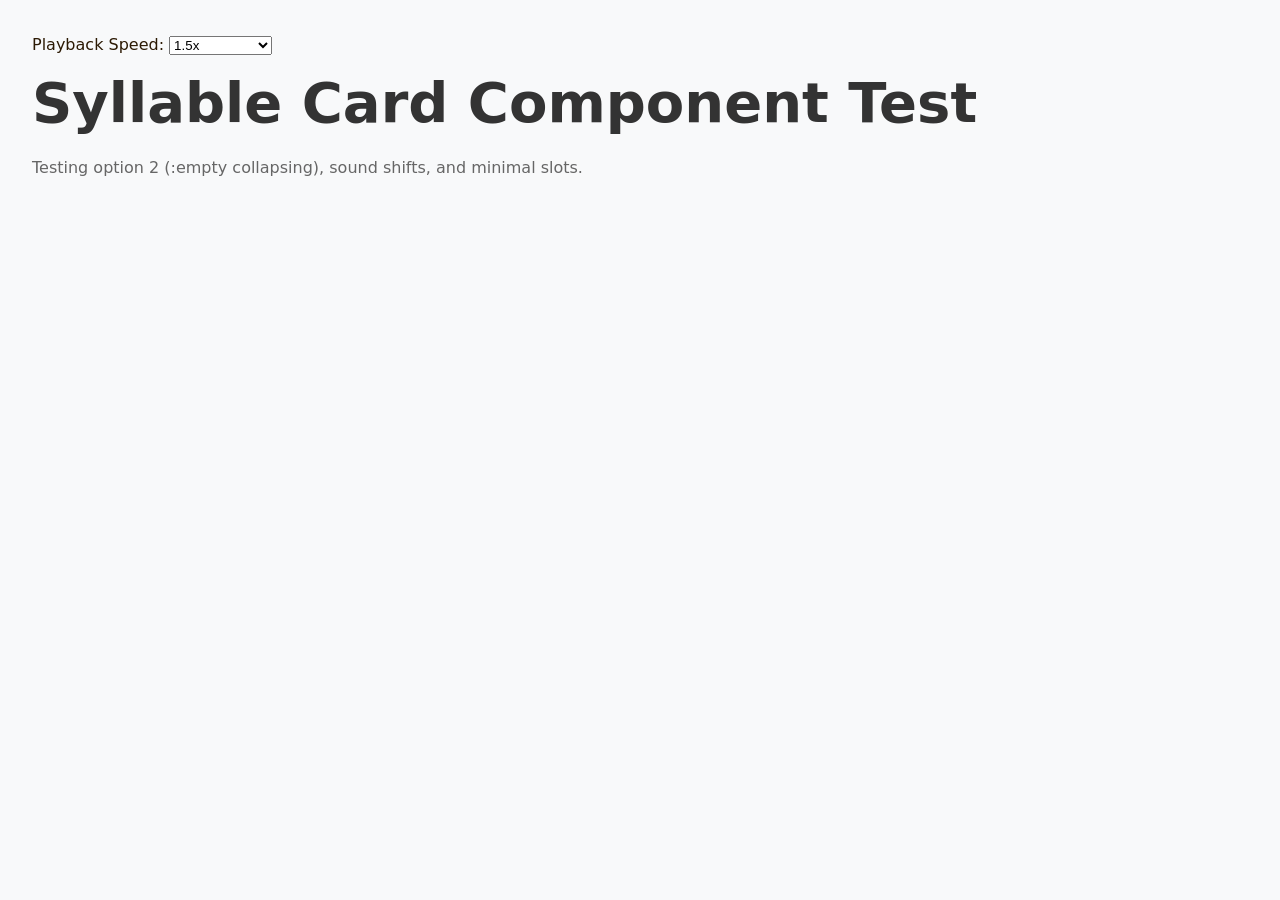
<file: test.html>
<!DOCTYPE html>
<html lang="en">
<head>
  <meta charset="UTF-8">
  <meta name="viewport" content="width=device-width, initial-scale=1.0">
  <title>Syllable Card Component Test</title>
  
  	<link rel="stylesheet" href="css/all.css">
  <script type="module" src="js/shared-layout.js"></script>
  <script type="module" src="js/syllables_data.js"></script>

  <style>
    /* Page layout for quick testing */
    body {
      font-family: system-ui, -apple-system, sans-serif;
      padding: 2rem;
      background-color: #f8f9fa;
    }

    h1 {
      margin-bottom: 0.5rem;
      color: #333;
    }

    p {
      color: #666;
      margin-bottom: 2rem;
    }

    .test-grid {
      display: grid;
      grid-template-columns: repeat(auto-fill, minmax(110px, 1fr));
      gap: 1rem;
      max-width: 600px;
    }

    /* Optional disabled card visual styling */
    .syllable-card.disabled {
      opacity: 0.35;
      pointer-events: none;
      background-color: #f0f0f0;
    }
  </style>
</head>
<body>
	<div class="speed-control-group">
	  <label for="globalSpeedSelect">Playback Speed: </label>
	  <select id="globalSpeedSelect">
	    <option value="1.0">1.0x (Normal)</option>
	    <option value="1.25">1.25x</option>
	    <option value="1.5" selected>1.5x</option>
	    <option value="2.0">2.0x</option>
	  </select>
	</div>

  <h1>Syllable Card Component Test</h1>
  <p>Testing option 2 (:empty collapsing), sound shifts, and minimal slots.</p>

  <!-- Container for JS rendered cards -->
  <div id="testGrid" class="test-grid"></div>

  <!-- Load script as ESM module to support import/export -->
  <!-- Load script as ESM module to support import/export -->
    <script type="module">
      import { createSyllableCard } from './shared-layout.js';

      const grid = document.getElementById('testGrid');

      // Keep track of active audio and card for clean stopping/highlighting
      let currentAudio = null;
      let currentCard = null;

      // 1. Keep track of the current global speed (defaulting to 1.5)
      let globalPlaybackRate = 1.5;

      const speedSelect = document.getElementById('globalSpeedSelect');
      if (speedSelect) {
        speedSelect.addEventListener('change', (e) => {
          globalPlaybackRate = parseFloat(e.target.value);
          // If audio is currently playing, update its speed live!
          if (currentAudio) {
            currentAudio.playbackRate = globalPlaybackRate;
          }
        });
      }

      // Optional: Title audio test element
      const titleAudio = new Audio("audio/vowels/vowels_title.mp3");
      titleAudio.preload = 'auto';
      titleAudio.playbackRate = 1.5;

      // Define test cases with their corresponding audio paths
      const testCardsData = [
        {
          config: { id: '01_ka', script: 'ཀ', romanization: 'ka', tone: 'High tone' },
          audioSrc: 'audio/syllables/01_ka.mp3'
        },
        {
          config: { id: '03_ga_ra', script: 'རྒ', romanization: 'gaa', tone: 'Low → High', hasSoundShift: true, shiftExplanation: 'Ra-go raises tone from low to high' },
          audioSrc: 'audio/syllables/03_kaa.mp3'
        },
        {
          config: { id: '02_kha_disabled', script: 'ཁ', romanization: 'kha', tone: 'High + Aspirated', isDisabled: true },
          audioSrc: 'audio/syllables/02_kha.mp3'
        },
        {
          config: { id: 'vowel_a', script: 'ཨི' },
          audioSrc: 'audio/vowels/vowel_i.mp3' // Fallback or placeholder path
        }
      ];

      // Render cards and attach click-to-play audio logic
      testCardsData.forEach(item => {
        const card = createSyllableCard(item.config);
      
        const audioObj = new Audio(item.audioSrc);
        audioObj.preload = 'auto';

        card.addEventListener('click', () => {
          if (card.classList.contains('disabled')) return;

          // Stop any currently playing audio
          if (currentAudio) {
            currentAudio.pause();
            currentAudio.currentTime = 0;
            if (currentCard) currentCard.classList.remove('playing');
          }

          // Apply current global speed right before playing
          audioObj.playbackRate = globalPlaybackRate;

          card.classList.add('playing');
          audioObj.play().catch(error => {
            console.warn("Audio playback note (file might be missing in test folder):", error);
          });

          currentAudio = audioObj;
          currentCard = card;

          audioObj.onended = () => {
            card.classList.remove('playing');
          };
        });

        grid.appendChild(card);
      });
    </script>
</body>
</html>
</file>
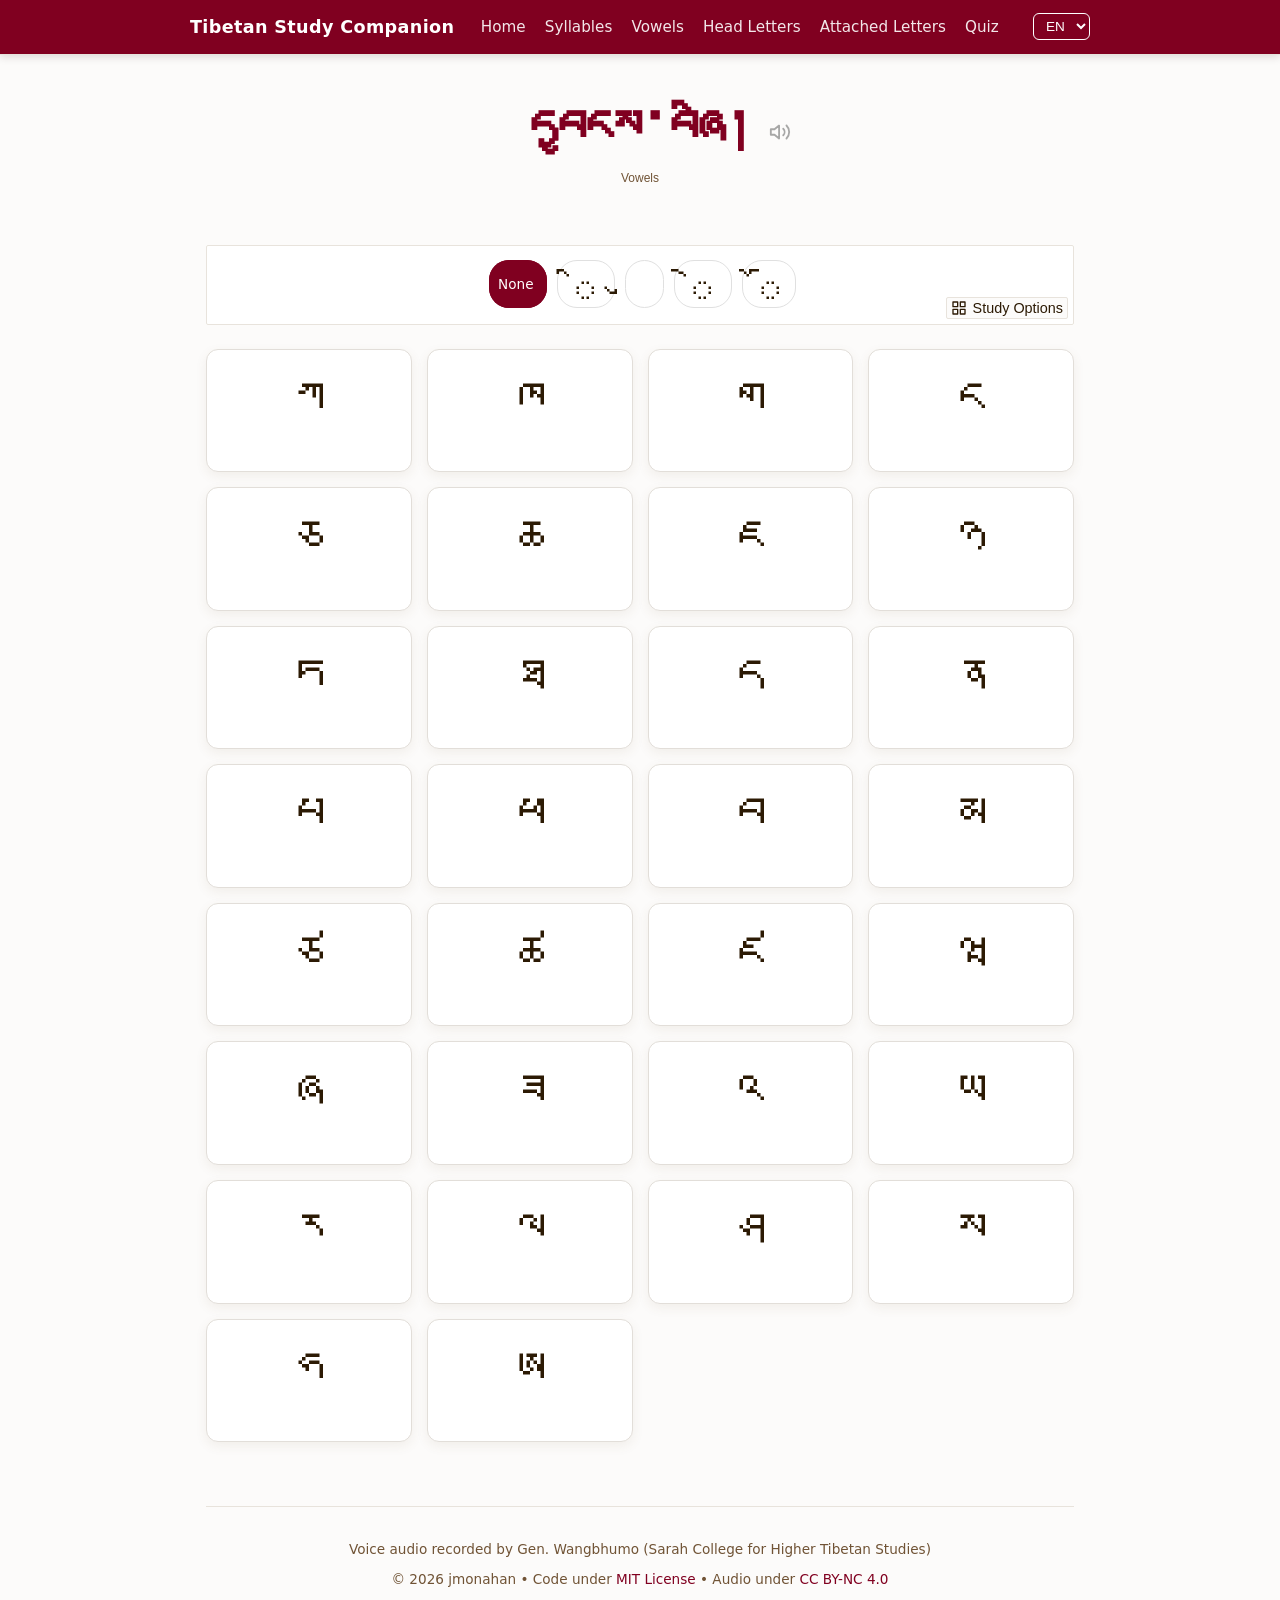
<file: vowels.html>
<!DOCTYPE html>
<html lang="bo">
<head>
  <meta charset="UTF-8">
  <meta name="viewport" content="width=device-width, initial-scale=1.0">
  <title>Tibetan Vowels Study Guide</title>
  <link rel="stylesheet" href="css/all.css">
  <script type="module" src="js/shared-layout.js"></script>

  <style>
    /* Specific styles for Vowel Radio Controls */
    .vowel-toggle-group {
      display: flex;
      gap: 8px;
      justify-content: center;
      flex-wrap: wrap;
    }
    .vowel-selector-group {
      line-height: 1.2;
/*	  margin-top: -5px;*/
    }
    
    /* Hide the actual radio button visually while keeping it functional */
    .vowel-option input[type="radio"] {
      position: absolute;
      opacity: 0;
      width: 0;
      height: 0;
      pointer-events: none;
    }

    .vowel-option:last-child {
      margin-right: 0;
    }

    .vowel-symbol-u { margin-top: -10px; }

    .vowel-symbol-i,
    .vowel-symbol-e,
    .vowel-symbol-o {
      display: inline-block;
      transform: translateY(15px);
    }

    /* Hover state for unselected pills */
    .vowel-option:hover {
      border-color: var(--accent-maroon, #800000);
      background-color: rgba(128, 0, 0, 0.03);
    }

    /* ACTIVE/CHECKED STATE */
    .vowel-option:has(input[type="radio"]:checked),
    .vowel-option input[type="radio"]:checked { 
      background-color: var(--accent-maroon, #800000);
      color: #ffffff;
      border-color: var(--accent-maroon, #800000);
    }

    .vowel-option:has(input:checked) {
      background-color: var(--accent-maroon, #800000);
      color: #ffffff;
      border-color: var(--accent-maroon, #800000);
    }
  </style>
</head>
<body>

  <!-- Shared Universal Navigation -->
  <site-nav></site-nav>

  <div class="container">
    <!-- Section 1: Header -->
    <header>
      <h1 class="title-with-audio">
        <span class="title-spacer" aria-hidden="true"></span>
        <span class="title-text">དབྱངས་བཞི།</span>
        <button type="button" class="audio-btn-inline" id="titleAudioBtn" aria-label="Listen to 'Vowels' pronunciation" title="Listen">
          <svg class="speaker-icon" viewBox="0 0 24 24" fill="none" stroke="currentColor" stroke-width="2" stroke-linecap="round" stroke-linejoin="round">
            <polygon points="11 5 6 9 2 9 2 15 6 15 11 19 11 5"></polygon>
            <path d="M15.54 8.46a5 5 0 0 1 0 7.07"></path>
            <path d="M19.07 4.93a10 10 0 0 1 0 14.14"></path>
          </svg>
        </button>
      </h1>
      <p class="subtitle" id="subtitleText"></p>
    </header>

    <!-- Unified Shared Controls Bar with Slotted Vowel Selectors -->
    <site-controls>
      <div class="vowel-selector-group">
        <!-- Base / Default Option -->
        <label class="vowel-option">
          <input type="radio" name="vowelSelect" value="none" checked>
          <span id="labelNoVowel"></span>
        </label>

        <!-- 1. Gigu (i) -->
        <label class="vowel-option vowel-option-topfix">
          <input type="radio" name="vowelSelect" value="i">
          <span class="vowel-symbol vowel-symbol-i">&#x25CC;&#x0F72;</span>
        </label>

        <!-- 2. Zhabkyu (u) -->
        <label class="vowel-option">
          <input type="radio" name="vowelSelect" value="u">
          <span class="vowel-symbol vowel-symbol-u">&#x0F74;</span>
        </label>

        <!-- 3. Dengbu (e) -->
        <label class="vowel-option vowel-option-topfix">
          <input type="radio" name="vowelSelect" value="e">
          <span class="vowel-symbol vowel-symbol-e">&#x25CC;&#x0F7A;</span>
        </label>

        <!-- 4. Naro (o) -->
        <label class="vowel-option vowel-option-topfix">
          <input type="radio" name="vowelSelect" value="o">
          <span class="vowel-symbol vowel-symbol-o">&#x25CC;&#x0F7C;</span>
        </label>
      </div>
    </site-controls>

    <!-- Section 3: Syllables Grid -->
    <main class="grid-container" id="alphabetGrid"></main>

    <!-- Shared Universal Footer -->
    <site-footer></site-footer>
  </div>

  <script type="module">
    import { createSyllableCard } from './js/shared-layout.js';
    import { t } from './js/i18n.js';
    import { getAllVowelCombinations, vowelAudio } from './js/vowels_data.js';

    // Apply translations on load
    document.getElementById('subtitleText').textContent = t('vowels');
    document.getElementById('labelNoVowel').textContent = t('none');

    // Page Title Audio Clip
    const titleAudio = new Audio("audio/vowels/vowels_title.mp3");
    titleAudio.preload = 'auto';
    let playbackRate = window.globalPlaybackRate || 1.5;
    titleAudio.playbackRate = playbackRate;

    const titleAudioBtn = document.getElementById('titleAudioBtn');
    if (titleAudioBtn) {
      titleAudioBtn.addEventListener('click', () => {
        stopAudio(); 
        titleAudio.currentTime = 0;
        titleAudio.play().catch(err => console.log("Title audio playback prevented or file missing"));
        currentAudio = titleAudio;
      });
    }

    // Set initial playback rates for dedicated vowel standalone audio
    Object.values(vowelAudio).forEach(audio => {
      audio.playbackRate = playbackRate;
    });

    const grid = document.getElementById('alphabetGrid');
    const vowelRadios = document.querySelectorAll('input[name="vowelSelect"]');
    
    let activeVowel = "none";
    let currentAudio = null;
    let currentCard = null;

    // Fetch all dynamically generated combinations from our new data file
    const allCombinations = getAllVowelCombinations();

    // Listen for global playback rate changes from site-controls bar
    window.addEventListener('playbackRateChanged', (e) => {
      playbackRate = e.detail.speed;
      titleAudio.playbackRate = playbackRate;
      Object.values(vowelAudio).forEach(audio => audio.playbackRate = playbackRate);
      if (currentAudio) {
        currentAudio.playbackRate = playbackRate;
      }
    });

    // Helper to stop any playing audio
    function stopAudio() {
      if (currentAudio) {
        currentAudio.pause();
        currentAudio.currentTime = 0;
        if (currentCard) currentCard.classList.remove('playing');
      }
    }

    // Function to render / update the grid cards based on the selected vowel filter
    function renderGrid() {
      grid.innerHTML = ''; // Clear current grid

      // Filter combinations matching the active vowel state
      const filteredItems = allCombinations.filter(item => item.vowel === activeVowel);

      filteredItems.forEach(item => {
        // Use the shared component factory function
        const card = createSyllableCard({
          id: item.id,
          script: item.tib,
          romanization: item.eng,
          tone: t(item.toneKey)
        });

        const audioObj = new Audio(item.audioPath);
        audioObj.preload = 'auto';
        audioObj.playbackRate = playbackRate;

        // Card Click Handler
        card.addEventListener('click', () => {
          stopAudio();

          card.classList.add('playing');
          audioObj.play().catch(error => {
            console.error("Audio playback interrupted or file missing:", item.audioPath);
          });

          currentAudio = audioObj;
          currentCard = card;

          audioObj.onended = () => {
            card.classList.remove('playing');
          };
        });

        grid.appendChild(card);
      });
    }

    // Radio Button Listener - Switches Vowels
    vowelRadios.forEach(radio => {
      const playVowelAudio = (vowelKey) => {
        if (vowelKey !== "none" && vowelAudio[vowelKey]) {
          stopAudio(); 
          vowelAudio[vowelKey].currentTime = 0; 
          vowelAudio[vowelKey].play().catch(err => console.log("Audio play error:", err));
          currentAudio = vowelAudio[vowelKey];
        }
      };

      radio.addEventListener('change', (e) => {
        activeVowel = e.target.value;
        playVowelAudio(activeVowel);
        renderGrid();
      });

      radio.addEventListener('click', (e) => {
        if (e.target.value === activeVowel) {
          playVowelAudio(activeVowel);
        }
      });
    });

    // Initial Render
    renderGrid();
  </script>
</body>
</html>
</file>
<file: css/all.css>
/* css/all.css */
@import url('style.css');
@import url('nav.css');
@import url('card.css');
/* Add future component files here as you build them */
</file>
